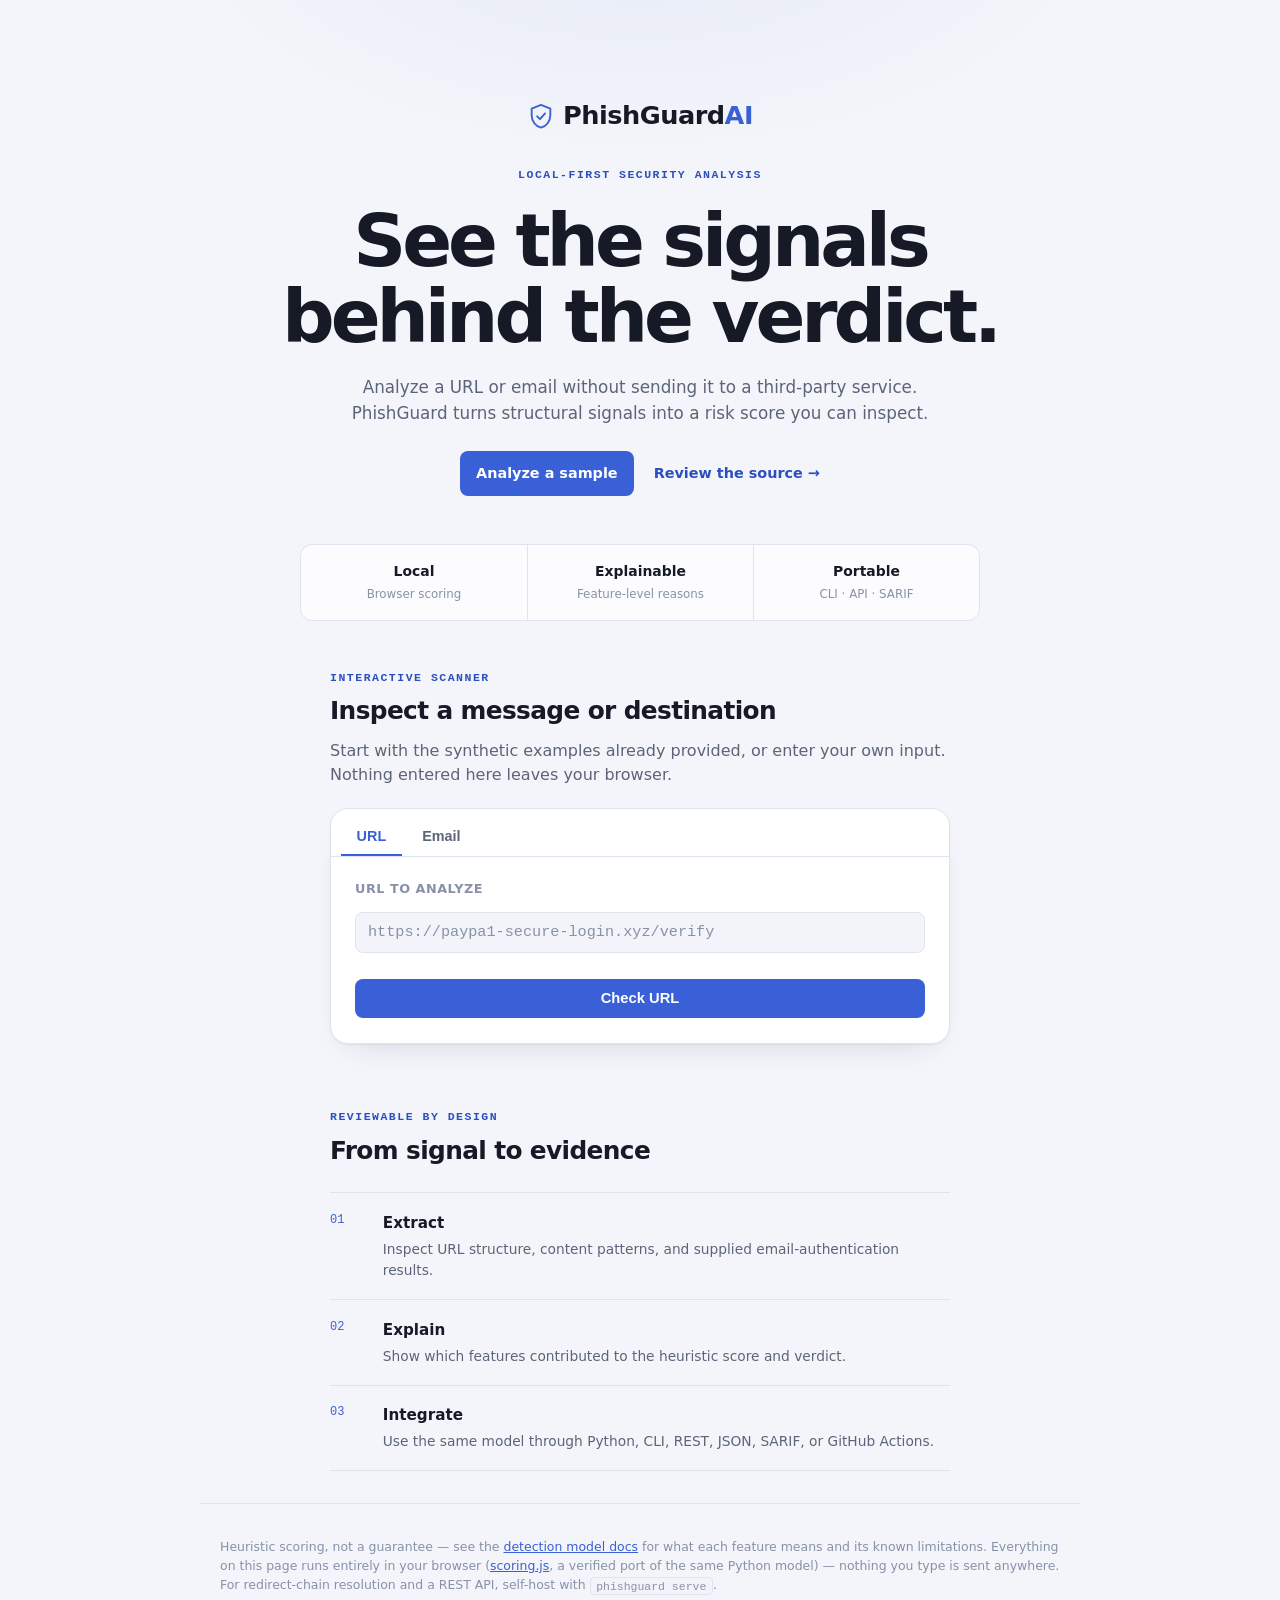
<file: web/index.html>
<!doctype html>
<html lang="en">
<head>
  <meta charset="utf-8" />
  <meta name="viewport" content="width=device-width, initial-scale=1" />
  <title>PhishGuard AI — Explainable Phishing Detection</title>
  <meta name="description" content="Explainable, offline phishing detection for URLs and email. Paste a URL or email to see a verdict with a feature-level explanation." />
  <link rel="icon" type="image/svg+xml" href="./favicon.svg" />
  <link rel="stylesheet" href="./style.css" />
</head>
<body>
  <header class="site-header">
    <div class="brand">
      <svg class="brand-mark" viewBox="0 0 24 24" fill="none" aria-hidden="true">
        <path d="M12 2.5 4 5.75v5.6c0 5.1 3.4 9.53 8 10.65 4.6-1.12 8-5.55 8-10.65v-5.6L12 2.5Z" stroke="currentColor" stroke-width="1.6" stroke-linejoin="round"/>
        <path d="m8.7 12.3 2.4 2.4 4.4-4.9" stroke="currentColor" stroke-width="1.6" stroke-linecap="round" stroke-linejoin="round"/>
      </svg>
      <h1>PhishGuard<span class="brand-accent">AI</span></h1>
    </div>
    <p class="eyebrow">LOCAL-FIRST SECURITY ANALYSIS</p>
    <h2>See the signals behind the verdict.</h2>
    <p class="tagline">Analyze a URL or email without sending it to a third-party service. PhishGuard turns structural signals into a risk score you can inspect.</p>
    <div class="header-actions">
      <a class="primary-link" href="#scanner">Analyze a sample</a>
      <a href="https://github.com/omobolajiadeyan/phishguard-ai" target="_blank" rel="noopener">Review the source<span aria-hidden="true"> &rarr;</span></a>
    </div>
    <ul class="trust-strip" aria-label="Product properties">
      <li><strong>Local</strong><span>Browser scoring</span></li>
      <li><strong>Explainable</strong><span>Feature-level reasons</span></li>
      <li><strong>Portable</strong><span>CLI · API · SARIF</span></li>
    </ul>
  </header>

  <main>
    <section class="section-intro" id="scanner">
      <p class="eyebrow">INTERACTIVE SCANNER</p>
      <h2>Inspect a message or destination</h2>
      <p>Start with the synthetic examples already provided, or enter your own input. Nothing entered here leaves your browser.</p>
    </section>
    <div class="check-card">
      <nav class="tabs" role="tablist">
        <button type="button" id="tab-url" class="tab active" data-tab="url" role="tab" aria-selected="true" aria-controls="panel-url">URL</button>
        <button type="button" id="tab-email" class="tab" data-tab="email" role="tab" aria-selected="false" tabindex="-1" aria-controls="panel-email">Email</button>
      </nav>

      <section id="panel-url" class="panel" role="tabpanel" aria-labelledby="tab-url">
        <form id="url-form">
          <label for="url-input">URL to analyze</label>
          <input id="url-input" name="url" type="text" placeholder="https://paypa1-secure-login.xyz/verify" autocomplete="off" spellcheck="false" required />
          <button type="submit"><span>Check URL</span></button>
        </form>
      </section>

      <section id="panel-email" class="panel hidden" role="tabpanel" aria-labelledby="tab-email">
        <form id="email-form">
          <label for="email-subject">Subject</label>
          <input id="email-subject" name="subject" type="text" placeholder="URGENT: Verify your account" required />

          <label for="email-body">Body</label>
          <textarea id="email-body" name="body" rows="5" placeholder="Click here immediately to verify your account or it will be deleted." required></textarea>

          <label for="email-auth">
            Authentication-Results header
            <span class="hint">(optional — from a receiver you trust)</span>
          </label>
          <input id="email-auth" name="authentication_results" type="text" placeholder="mx.example; spf=fail; dkim=fail; dmarc=fail" />

          <button type="submit"><span>Check Email</span></button>
        </form>
      </section>
    </div>

    <section id="result" class="result-card hidden" aria-live="polite">
      <div class="verdict-row">
        <span id="verdict-badge" class="badge"></span>
        <span id="probability-text" class="probability-text"></span>
      </div>

      <div class="meter">
        <div class="meter-track">
          <span class="meter-tick" style="left:55%"></span>
          <span class="meter-tick" style="left:75%"></span>
          <div id="probability-fill" class="meter-fill"></div>
        </div>
        <div class="meter-scale">
          <span>Safe</span>
          <span>Suspicious</span>
          <span>Phishing</span>
        </div>
      </div>

      <details id="features-details">
        <summary>Feature breakdown</summary>
        <p class="features-hint">Marked features contributed positively to the score above.</p>
        <table id="features-table"><tbody></tbody></table>
      </details>
    </section>

    <p id="error" class="error hidden" role="alert"></p>
  </main>

  <section class="how-it-works" aria-labelledby="how-title">
    <p class="eyebrow">REVIEWABLE BY DESIGN</p>
    <h2 id="how-title">From signal to evidence</h2>
    <ol>
      <li><span>01</span><div><strong>Extract</strong><p>Inspect URL structure, content patterns, and supplied email-authentication results.</p></div></li>
      <li><span>02</span><div><strong>Explain</strong><p>Show which features contributed to the heuristic score and verdict.</p></div></li>
      <li><span>03</span><div><strong>Integrate</strong><p>Use the same model through Python, CLI, REST, JSON, SARIF, or GitHub Actions.</p></div></li>
    </ol>
  </section>

  <footer>
    <p>
      Heuristic scoring, not a guarantee — see the
      <a href="https://github.com/omobolajiadeyan/phishguard-ai/blob/main/docs/DETECTION_MODEL.md" target="_blank" rel="noopener">detection model docs</a>
      for what each feature means and its known limitations. Everything on this page runs
      entirely in your browser (<a href="https://github.com/omobolajiadeyan/phishguard-ai/blob/main/web/scoring.js" target="_blank" rel="noopener">scoring.js</a>,
      a verified port of the same Python model) — nothing you type is sent anywhere.
      For redirect-chain resolution and a REST API, self-host with
      <code>phishguard serve</code>.
    </p>
  </footer>

  <script src="./public-suffix.js"></script>
  <script src="./scoring.js"></script>
  <script src="./app.js"></script>
</body>
</html>
</file>
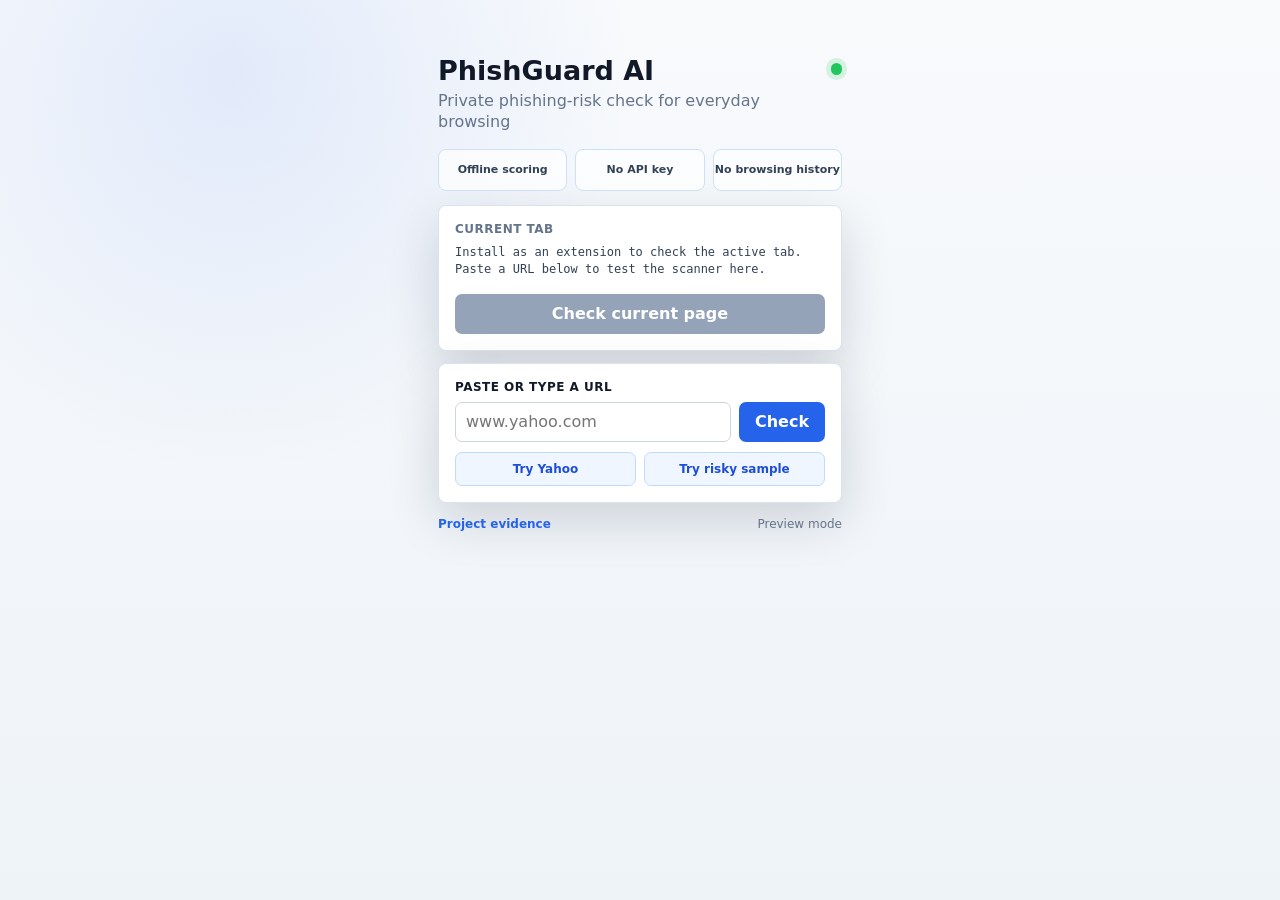
<file: browser-extension/chromium/popup.html>
<!doctype html>
<html lang="en">
<head>
  <meta charset="utf-8" />
  <meta name="viewport" content="width=device-width, initial-scale=1" />
  <title>PhishGuard AI</title>
  <link rel="stylesheet" href="./popup.css" />
</head>
<body>
  <main class="shell">
    <header class="header">
      <div>
        <h1>PhishGuard AI</h1>
        <p>Private phishing-risk check for everyday browsing</p>
      </div>
      <span id="status-dot" class="status-dot" aria-hidden="true"></span>
    </header>

    <section class="summary" aria-label="Privacy and operating mode">
      <span>Offline scoring</span>
      <span>No API key</span>
      <span>No browsing history</span>
    </section>

    <section class="current-tab">
      <span class="label">Current tab</span>
      <p id="current-url" class="url">Loading active tab...</p>
      <button id="scan-current" type="button">Check current page</button>
    </section>

    <form id="manual-form" class="manual">
      <label for="manual-url">Paste or type a URL</label>
      <div class="input-row">
        <input id="manual-url" name="url" type="text" inputmode="url" placeholder="www.yahoo.com" autocomplete="off" />
        <button type="submit">Check</button>
      </div>
      <div class="sample-row" aria-label="Sample URLs">
        <button type="button" class="sample-button" data-url="www.yahoo.com">Try Yahoo</button>
        <button type="button" class="sample-button" data-url="http://192.0.2.10/secure-login/verify">Try risky sample</button>
      </div>
    </form>

    <section id="result" class="result hidden" aria-live="polite">
      <div class="verdict-row">
        <div>
          <span id="verdict" class="verdict"></span>
          <span id="risk-label" class="risk-label"></span>
        </div>
        <span id="score" class="score"></span>
      </div>
      <div class="bar-track"><div id="bar-fill" class="bar-fill"></div></div>
      <p id="guidance" class="guidance"></p>
      <details>
        <summary>Why this score?</summary>
        <dl id="features" class="features"></dl>
      </details>
    </section>

    <p id="error" class="error hidden" role="alert"></p>

    <footer>
      <a href="https://github.com/omobolajiadeyan/phishguard-ai" target="_blank" rel="noopener">Project evidence</a>
      <span id="mode-label">Extension-ready prototype</span>
    </footer>
  </main>

  <script src="./public-suffix.js"></script>
  <script src="./scoring.js"></script>
  <script src="./popup.js"></script>
</body>
</html>
</file>
<file: web/style.css>
:root {
  --bg: #090b11;
  --bg-glow: rgba(79, 127, 255, 0.14);
  --surface: #12151f;
  --surface-2: #1a1f2d;
  --border: #262c3d;
  --border-strong: #3a4258;
  --text: #edf0f7;
  --text-dim: #9099b3;
  --text-faint: #626b85;
  --accent: #5b8cff;
  --accent-strong: #7ca3ff;
  --accent-contrast: #04070d;
  --safe: #2fd47a;
  --safe-bg: rgba(47, 212, 122, 0.12);
  --suspicious: #f5b342;
  --suspicious-bg: rgba(245, 179, 66, 0.14);
  --phishing: #ff5d6c;
  --phishing-bg: rgba(255, 93, 108, 0.14);
  --radius-lg: 18px;
  --radius-md: 12px;
  --radius-sm: 8px;
  --shadow-card: 0 1px 2px rgba(0, 0, 0, 0.3), 0 12px 32px -16px rgba(0, 0, 0, 0.55);
  --font-mono: ui-monospace, "SF Mono", "Cascadia Code", "Roboto Mono", Consolas, monospace;
}

@media (prefers-color-scheme: light) {
  :root {
    --bg: #f3f5fa;
    --bg-glow: rgba(59, 96, 214, 0.08);
    --surface: #ffffff;
    --surface-2: #f2f4f9;
    --border: #dfe3ee;
    --border-strong: #c3c9dc;
    --text: #161a26;
    --text-dim: #5b6479;
    --text-faint: #8791a8;
    --accent: #3960d6;
    --accent-strong: #2c4fbf;
    --accent-contrast: #ffffff;
    --safe: #128a4e;
    --safe-bg: rgba(18, 138, 78, 0.1);
    --suspicious: #a3690a;
    --suspicious-bg: rgba(163, 105, 10, 0.12);
    --phishing: #d0293e;
    --phishing-bg: rgba(208, 41, 62, 0.1);
    --shadow-card: 0 1px 2px rgba(30, 40, 70, 0.06), 0 16px 32px -20px rgba(30, 40, 70, 0.18);
  }
}

* {
  box-sizing: border-box;
}

html {
  color-scheme: dark;
}

@media (prefers-color-scheme: light) {
  html {
    color-scheme: light;
  }
}

body {
  margin: 0;
  min-height: 100vh;
  background:
    radial-gradient(720px 420px at 50% -8%, var(--bg-glow), transparent 70%),
    var(--bg);
  color: var(--text);
  font-family: -apple-system, "Segoe UI", system-ui, Roboto, sans-serif;
  line-height: 1.55;
  -webkit-font-smoothing: antialiased;
}

header,
footer {
  max-width: 880px;
  margin: 0 auto;
  padding: 0 1.25rem;
}

main {
  max-width: 660px;
  margin: 0 auto;
  padding: 0 1.25rem;
}

/* --- Header / brand --- */

.site-header {
  padding-top: clamp(3rem, 8vw, 6rem);
  padding-bottom: 3rem;
  text-align: center;
}

.brand {
  display: inline-flex;
  align-items: center;
  gap: 0.5rem;
}

.brand-mark {
  width: 28px;
  height: 28px;
  color: var(--accent);
  flex-shrink: 0;
}

h1 {
  margin: 0;
  font-size: 1.6rem;
  font-weight: 750;
  letter-spacing: -0.02em;
}

.site-header h2 {
  max-width: 720px;
  margin: 1.25rem auto 0;
  font-size: clamp(2.35rem, 7vw, 4.6rem);
  line-height: 1.02;
  letter-spacing: -0.055em;
}

.eyebrow {
  margin: 1.75rem 0 0;
  color: var(--accent-strong);
  font-family: var(--font-mono);
  font-size: 0.72rem;
  font-weight: 750;
  letter-spacing: 0.13em;
}

.brand-accent {
  color: var(--accent);
}

.tagline {
  color: var(--text-dim);
  font-size: 1.05rem;
  max-width: 610px;
  margin: 1.25rem auto 0;
}

.tagline a {
  color: var(--accent);
  text-decoration: none;
  font-weight: 600;
}

.tagline a:hover {
  text-decoration: underline;
}

.header-actions {
  display: flex;
  align-items: center;
  justify-content: center;
  flex-wrap: wrap;
  gap: 0.75rem 1.25rem;
  margin-top: 1.6rem;
}

.header-actions a {
  color: var(--accent-strong);
  font-size: 0.9rem;
  font-weight: 700;
  text-decoration: none;
}

.header-actions .primary-link {
  border-radius: var(--radius-sm);
  background: var(--accent);
  color: var(--accent-contrast);
  padding: 0.7rem 1rem;
}

.trust-strip {
  display: grid;
  grid-template-columns: repeat(3, 1fr);
  max-width: 680px;
  margin: 3rem auto 0;
  padding: 0;
  list-style: none;
  border: 1px solid var(--border);
  border-radius: var(--radius-md);
  background: color-mix(in srgb, var(--surface) 76%, transparent);
}

.trust-strip li {
  padding: 1rem;
}

.trust-strip li + li {
  border-left: 1px solid var(--border);
}

.trust-strip strong,
.trust-strip span {
  display: block;
}

.trust-strip strong { font-size: 0.87rem; }
.trust-strip span { color: var(--text-faint); font-size: 0.74rem; margin-top: 0.18rem; }

.section-intro {
  margin-bottom: 1.25rem;
}

.section-intro .eyebrow { margin-top: 0; }
.section-intro h2,
.how-it-works h2 { margin: 0.35rem 0 0; font-size: 1.55rem; letter-spacing: -0.025em; }
.section-intro > p:last-child { color: var(--text-dim); margin: 0.5rem 0 0; }

/* --- Check card (tabs + forms) --- */

.check-card {
  background: var(--surface);
  border: 1px solid var(--border);
  border-radius: var(--radius-lg);
  box-shadow: var(--shadow-card);
  overflow: hidden;
}

.tabs {
  display: flex;
  gap: 0.25rem;
  padding: 0.6rem 0.6rem 0;
  border-bottom: 1px solid var(--border);
}

.tab {
  appearance: none;
  background: none;
  border: none;
  color: var(--text-dim);
  font-size: 0.9rem;
  font-weight: 650;
  padding: 0.6rem 1rem;
  cursor: pointer;
  border-radius: var(--radius-sm) var(--radius-sm) 0 0;
  border-bottom: 2px solid transparent;
  transition: color 0.15s ease, background-color 0.15s ease;
}

.tab:hover {
  color: var(--text);
  background: var(--surface-2);
}

.tab.active {
  color: var(--accent);
  border-bottom-color: var(--accent);
}

.tab:focus-visible {
  outline: 2px solid var(--accent);
  outline-offset: -2px;
}

.panel.hidden,
.result-card.hidden,
.error.hidden,
.hint.hidden {
  display: none;
}

form {
  padding: 1.4rem 1.5rem 1.6rem;
  display: flex;
  flex-direction: column;
  gap: 0.4rem;
}

label {
  font-size: 0.8rem;
  font-weight: 650;
  text-transform: uppercase;
  letter-spacing: 0.04em;
  color: var(--text-faint);
  margin-top: 0.9rem;
}

label:first-child {
  margin-top: 0;
}

.hint {
  font-weight: 400;
  text-transform: none;
  letter-spacing: normal;
  font-size: 0.8rem;
  color: var(--text-faint);
  display: block;
  margin-top: 0.15rem;
}

input[type="text"],
input[type="number"],
textarea {
  background: var(--surface-2);
  border: 1px solid var(--border);
  border-radius: var(--radius-sm);
  color: var(--text);
  font-size: 0.95rem;
  font-family: var(--font-mono);
  padding: 0.65rem 0.75rem;
  margin-top: 0.4rem;
  transition: border-color 0.15s ease, box-shadow 0.15s ease;
}

#email-subject,
#email-body {
  font-family: inherit;
}

input::placeholder,
textarea::placeholder {
  color: var(--text-faint);
}

input:focus,
textarea:focus {
  outline: none;
  border-color: var(--accent);
  box-shadow: 0 0 0 3px color-mix(in srgb, var(--accent) 25%, transparent);
}

textarea {
  resize: vertical;
  line-height: 1.5;
}

button[type="submit"] {
  margin-top: 1.25rem;
  appearance: none;
  border: none;
  border-radius: var(--radius-sm);
  background: var(--accent);
  color: var(--accent-contrast);
  font-size: 0.92rem;
  font-weight: 650;
  padding: 0.7rem 1rem;
  cursor: pointer;
  transition: background-color 0.15s ease, transform 0.1s ease;
}

button[type="submit"]:hover {
  background: var(--accent-strong);
}

button[type="submit"]:active {
  transform: translateY(1px);
}

button[type="submit"]:focus-visible {
  outline: 2px solid var(--accent);
  outline-offset: 2px;
}

/* --- Result card --- */

.result-card {
  margin-top: 1.25rem;
  background: var(--surface);
  border: 1px solid var(--border);
  border-radius: var(--radius-lg);
  box-shadow: var(--shadow-card);
  padding: 1.4rem 1.5rem;
  animation: rise 0.25s ease both;
}

.how-it-works {
  max-width: 660px;
  margin: 4rem auto 0;
  padding: 0 1.25rem;
}

.how-it-works ol {
  margin: 1.4rem 0 0;
  padding: 0;
  list-style: none;
  border-top: 1px solid var(--border);
}

.how-it-works li {
  display: grid;
  grid-template-columns: 2.5rem 1fr;
  gap: 0.8rem;
  padding: 1.1rem 0;
  border-bottom: 1px solid var(--border);
}

.how-it-works li > span { color: var(--accent); font-family: var(--font-mono); font-size: 0.75rem; }
.how-it-works strong { font-size: 0.95rem; }
.how-it-works li p { color: var(--text-dim); font-size: 0.86rem; margin: 0.2rem 0 0; }

@media (max-width: 520px) {
  .site-header { padding-bottom: 2.25rem; }
  .trust-strip { grid-template-columns: 1fr; }
  .trust-strip li { display: grid; grid-template-columns: 1fr 1.5fr; text-align: left; }
  .trust-strip li + li { border-left: 0; border-top: 1px solid var(--border); }
}

@media (prefers-reduced-motion: reduce) {
  .result-card {
    animation: none;
  }
}

@keyframes rise {
  from {
    opacity: 0;
    transform: translateY(6px);
  }
  to {
    opacity: 1;
    transform: translateY(0);
  }
}

.verdict-row {
  display: flex;
  align-items: center;
  gap: 0.75rem;
  margin-bottom: 1.1rem;
}

.badge {
  display: inline-flex;
  align-items: center;
  font-weight: 750;
  font-size: 0.78rem;
  letter-spacing: 0.05em;
  padding: 0.35rem 0.75rem;
  border-radius: 999px;
  color: var(--text-dim);
  background: var(--surface-2);
  border: 1px solid var(--border);
}

.badge.verdict-phishing {
  background: var(--phishing-bg);
  color: var(--phishing);
  border-color: color-mix(in srgb, var(--phishing) 40%, transparent);
}

.badge.verdict-suspicious {
  background: var(--suspicious-bg);
  color: var(--suspicious);
  border-color: color-mix(in srgb, var(--suspicious) 40%, transparent);
}

.badge.verdict-safe {
  background: var(--safe-bg);
  color: var(--safe);
  border-color: color-mix(in srgb, var(--safe) 40%, transparent);
}

.probability-text {
  color: var(--text-dim);
  font-size: 0.9rem;
  font-family: var(--font-mono);
}

/* --- Risk meter --- */

.meter {
  margin-bottom: 0.6rem;
}

.meter-track {
  position: relative;
  height: 10px;
  border-radius: 999px;
  background: var(--surface-2);
  border: 1px solid var(--border);
  overflow: hidden;
}

.meter-tick {
  position: absolute;
  top: 0;
  bottom: 0;
  width: 1px;
  background: color-mix(in srgb, var(--text) 20%, transparent);
  z-index: 1;
}

.meter-fill {
  height: 100%;
  width: 0%;
  background: var(--text-faint);
  transition: width 0.4s cubic-bezier(0.16, 1, 0.3, 1);
}

@media (prefers-reduced-motion: reduce) {
  .meter-fill {
    transition: none;
  }
}

.meter-fill.verdict-phishing {
  background: var(--phishing);
}

.meter-fill.verdict-suspicious {
  background: var(--suspicious);
}

.meter-fill.verdict-safe {
  background: var(--safe);
}

.meter-scale {
  display: flex;
  justify-content: space-between;
  margin-top: 0.4rem;
  font-size: 0.72rem;
  color: var(--text-faint);
  text-transform: uppercase;
  letter-spacing: 0.04em;
}

.meter-scale span:nth-child(2) {
  transform: translateX(-8%);
}

.meter-scale span:last-child {
  transform: translateX(2%);
}

/* --- Feature breakdown --- */

details {
  margin-top: 1rem;
  border-top: 1px solid var(--border);
  padding-top: 0.9rem;
}

summary {
  cursor: pointer;
  color: var(--accent);
  font-size: 0.85rem;
  font-weight: 650;
  list-style: none;
}

summary::-webkit-details-marker {
  display: none;
}

summary::before {
  content: "▸";
  display: inline-block;
  margin-right: 0.4rem;
  transition: transform 0.15s ease;
}

details[open] summary::before {
  transform: rotate(90deg);
}

.features-hint {
  color: var(--text-faint);
  font-size: 0.78rem;
  margin: 0.5rem 0 0;
}

table {
  width: 100%;
  border-collapse: collapse;
  margin-top: 0.5rem;
  font-size: 0.83rem;
}

td {
  padding: 0.45rem 0;
  border-bottom: 1px solid var(--border);
  color: var(--text-dim);
}

td:first-child {
  display: flex;
  align-items: center;
  gap: 0.5rem;
}

td:last-child {
  text-align: right;
  color: var(--text);
  font-family: var(--font-mono);
  font-variant-numeric: tabular-nums;
}

.feature-dot {
  width: 6px;
  height: 6px;
  border-radius: 999px;
  background: var(--border-strong);
  flex-shrink: 0;
}

tr.triggered td:first-child {
  color: var(--text);
  font-weight: 600;
}

tr.triggered .feature-dot {
  background: var(--phishing);
}

/* --- Error --- */

.error {
  margin-top: 1.25rem;
  background: var(--phishing-bg);
  border: 1px solid color-mix(in srgb, var(--phishing) 40%, transparent);
  border-radius: var(--radius-md);
  padding: 0.8rem 1rem;
  color: var(--text);
  font-size: 0.9rem;
}

/* --- Footer --- */

footer {
  color: var(--text-faint);
  font-size: 0.78rem;
  border-top: 1px solid var(--border);
  margin-top: 2rem;
  padding-top: 1.25rem;
  padding-bottom: 3rem;
}

footer a {
  color: var(--accent);
}

footer code {
  background: var(--surface-2);
  border: 1px solid var(--border);
  border-radius: 4px;
  padding: 0.1rem 0.35rem;
  font-family: var(--font-mono);
  font-size: 0.92em;
}

/* --- Small screens --- */

@media (max-width: 480px) {
  .site-header {
    padding-top: 2rem;
  }

  h1 {
    font-size: 1.4rem;
  }

  form {
    padding: 1.1rem 1.1rem 1.3rem;
  }

  .result-card {
    padding: 1.1rem 1.1rem;
  }
}
</file>
<file: browser-extension/chromium/popup.css>
:root {
  color-scheme: light;
  --bg: #eef3f8;
  --panel: #ffffff;
  --ink: #111827;
  --muted: #64748b;
  --line: #dbe3ee;
  --blue: #2563eb;
  --green: #15803d;
  --yellow: #a16207;
  --red: #be123c;
  --shadow: 0 18px 50px rgba(15, 23, 42, 0.16);
}

* {
  box-sizing: border-box;
}

body {
  min-width: 390px;
  min-height: 560px;
  margin: 0;
  background:
    radial-gradient(circle at 18% 8%, rgba(37, 99, 235, 0.10), transparent 30%),
    linear-gradient(180deg, #f8fafc 0%, var(--bg) 100%);
  color: var(--ink);
  font-family: Inter, ui-sans-serif, system-ui, -apple-system, BlinkMacSystemFont, "Segoe UI", sans-serif;
}

button,
input {
  font: inherit;
}

.shell {
  width: min(100%, 440px);
  margin: 0 auto;
  padding: 22px 18px;
}

.header {
  display: flex;
  align-items: flex-start;
  justify-content: space-between;
  gap: 16px;
  margin-bottom: 16px;
}

h1,
p {
  margin: 0;
}

h1 {
  font-size: 27px;
  line-height: 1.1;
  letter-spacing: 0;
}

.header p,
.label,
footer,
.guidance {
  color: var(--muted);
}

.header p {
  margin-top: 4px;
  line-height: 1.35;
}

.status-dot {
  width: 12px;
  height: 12px;
  margin-top: 7px;
  border-radius: 999px;
  background: #22c55e;
  box-shadow: 0 0 0 5px rgba(34, 197, 94, 0.16);
}

.summary {
  display: grid;
  grid-template-columns: repeat(3, 1fr);
  gap: 8px;
  margin-bottom: 14px;
}

.summary span {
  min-height: 42px;
  display: grid;
  place-items: center;
  border: 1px solid #cfe0f4;
  border-radius: 8px;
  background: rgba(255, 255, 255, 0.72);
  color: #334155;
  font-size: 11px;
  font-weight: 850;
  line-height: 1.2;
  text-align: center;
}

.current-tab,
.manual,
.result {
  background: var(--panel);
  border: 1px solid var(--line);
  border-radius: 8px;
  box-shadow: var(--shadow);
  padding: 16px;
}

.current-tab,
.manual {
  margin-bottom: 12px;
}

.label,
label {
  display: block;
  margin-bottom: 8px;
  font-size: 12px;
  font-weight: 800;
  letter-spacing: 0.04em;
  text-transform: uppercase;
}

.url {
  min-height: 38px;
  margin-bottom: 12px;
  color: #334155;
  font-family: ui-monospace, SFMono-Regular, Menlo, Consolas, monospace;
  font-size: 12px;
  line-height: 1.45;
  overflow-wrap: anywhere;
}

button {
  min-height: 40px;
  border: 0;
  border-radius: 7px;
  background: var(--blue);
  color: #fff;
  cursor: pointer;
  font-weight: 800;
  transition: transform 120ms ease, background 120ms ease, box-shadow 120ms ease;
}

button:hover {
  background: #1d4ed8;
  box-shadow: 0 8px 18px rgba(37, 99, 235, 0.22);
  transform: translateY(-1px);
}

button:disabled {
  background: #94a3b8;
  cursor: not-allowed;
  box-shadow: none;
  transform: none;
}

#scan-current {
  width: 100%;
}

.input-row {
  display: grid;
  grid-template-columns: minmax(0, 1fr) 86px;
  gap: 8px;
}

input {
  width: 100%;
  min-height: 40px;
  border: 1px solid #cbd5e1;
  border-radius: 7px;
  padding: 0 10px;
  color: var(--ink);
}

input:focus {
  border-color: var(--blue);
  outline: 3px solid rgba(37, 99, 235, 0.18);
}

.sample-row {
  display: grid;
  grid-template-columns: 1fr 1fr;
  gap: 8px;
  margin-top: 10px;
}

.sample-button {
  min-height: 34px;
  border: 1px solid #bfdbfe;
  background: #eff6ff;
  color: #1d4ed8;
  font-size: 12px;
}

.sample-button:hover {
  background: #dbeafe;
  box-shadow: none;
}

.hidden {
  display: none;
}

.result {
  border-color: #c7d2fe;
}

.verdict-row {
  display: flex;
  align-items: flex-start;
  justify-content: space-between;
  gap: 12px;
  margin-bottom: 10px;
}

.verdict {
  border-radius: 999px;
  padding: 6px 10px;
  font-size: 13px;
  font-weight: 900;
}

.score {
  color: #334155;
  font-weight: 800;
}

.risk-label {
  display: block;
  margin-top: 6px;
  color: #475569;
  font-size: 13px;
  font-weight: 800;
}

.bar-track {
  width: 100%;
  height: 10px;
  overflow: hidden;
  border-radius: 999px;
  background: #e2e8f0;
}

.bar-fill {
  width: 0;
  height: 100%;
  border-radius: inherit;
  transition: width 160ms ease-out;
}

.safe {
  background: #dcfce7;
  color: var(--green);
}

.suspicious {
  background: #fef3c7;
  color: var(--yellow);
}

.phishing {
  background: #ffe4e6;
  color: var(--red);
}

.bar-fill.safe {
  background: var(--green);
}

.bar-fill.suspicious {
  background: #d97706;
}

.bar-fill.phishing {
  background: var(--red);
}

.guidance {
  margin: 10px 0 0;
  font-size: 13px;
  line-height: 1.45;
}

details {
  margin-top: 12px;
}

summary {
  cursor: pointer;
  color: #334155;
  font-weight: 800;
}

.features {
  display: grid;
  grid-template-columns: minmax(0, 1fr) auto;
  gap: 7px 12px;
  margin: 10px 0 0;
  font-family: ui-monospace, SFMono-Regular, Menlo, Consolas, monospace;
  font-size: 12px;
}

.features dt,
.features dd {
  margin: 0;
}

.features dt {
  color: #475569;
  overflow-wrap: anywhere;
}

.features dd {
  color: #111827;
  font-weight: 800;
}

.error {
  margin-top: 10px;
  color: var(--red);
  font-size: 13px;
  font-weight: 700;
}

footer {
  display: flex;
  align-items: center;
  justify-content: space-between;
  gap: 10px;
  margin-top: 14px;
  font-size: 12px;
}

footer a {
  color: var(--blue);
  font-weight: 800;
  text-decoration: none;
}

@media (min-width: 760px) {
  body {
    display: grid;
    min-height: 100vh;
    place-items: start center;
  }

  .shell {
    margin-top: 34px;
  }
}
</file>
